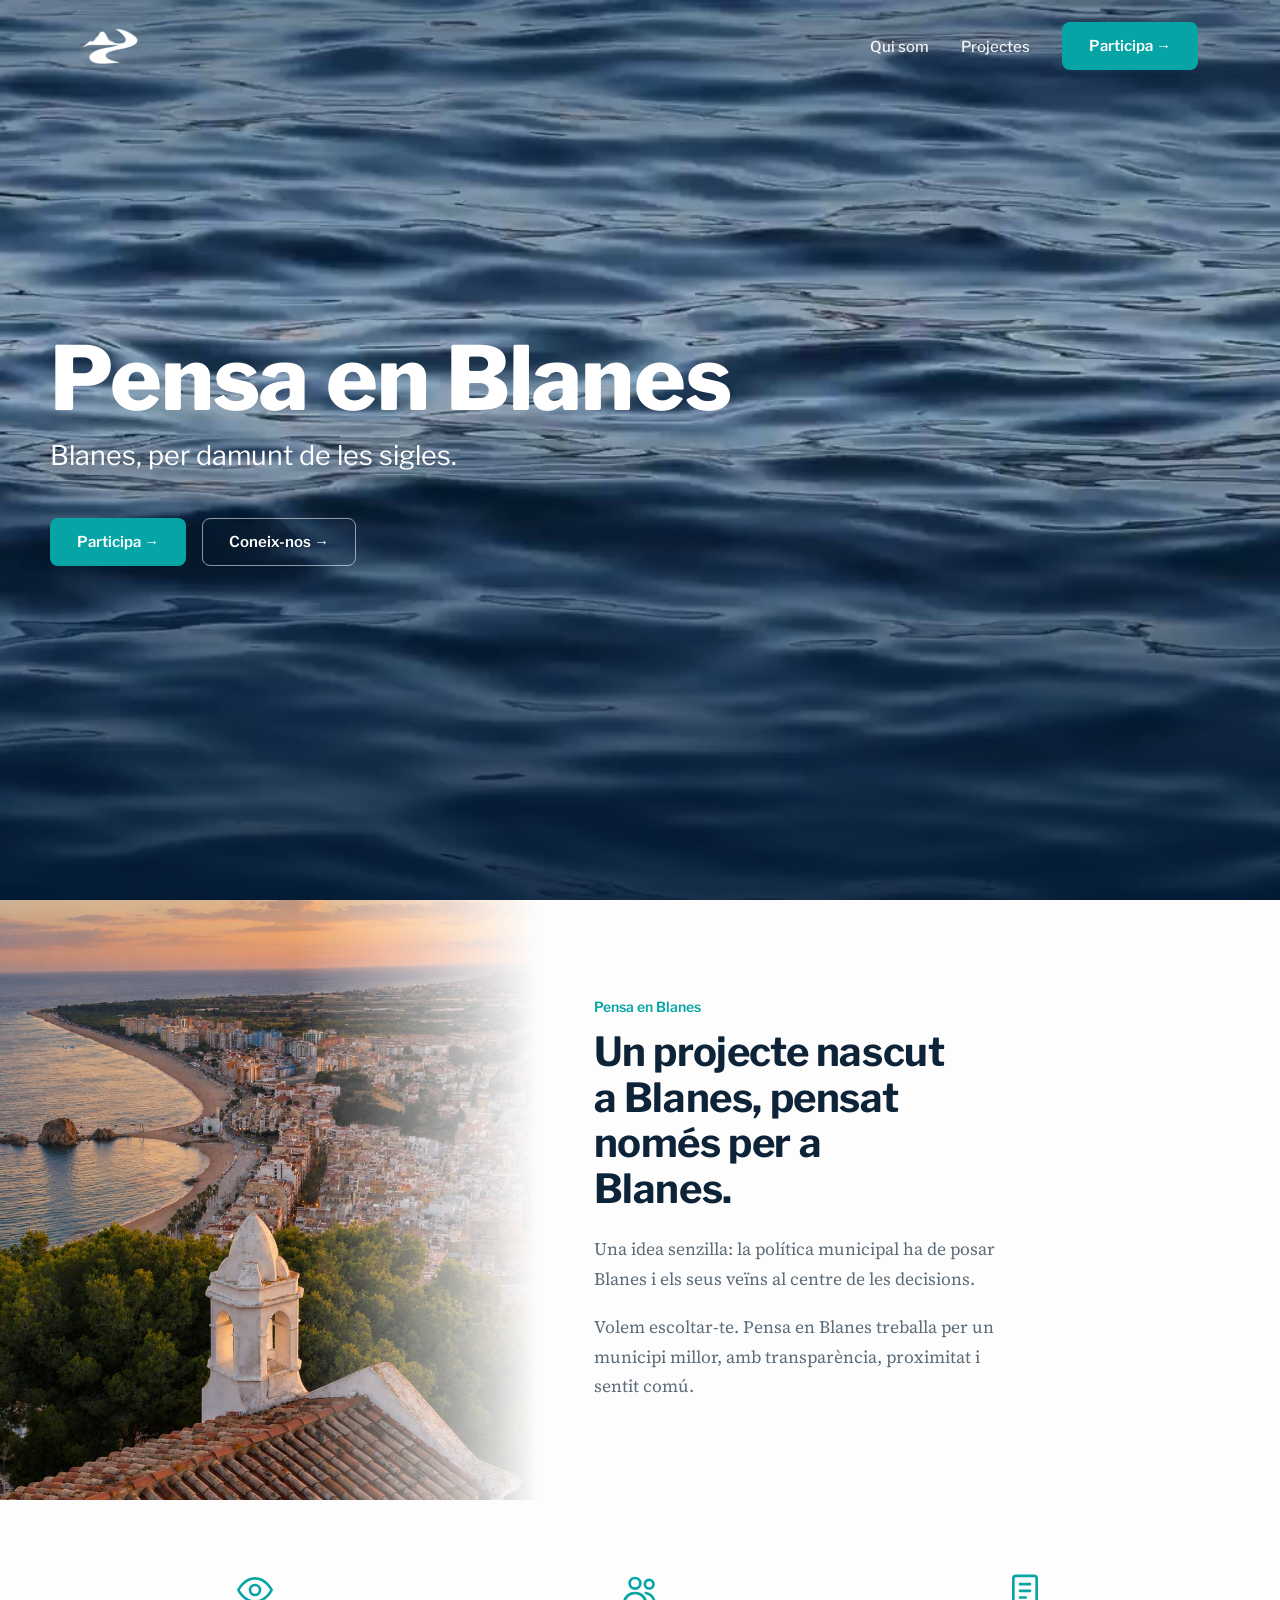
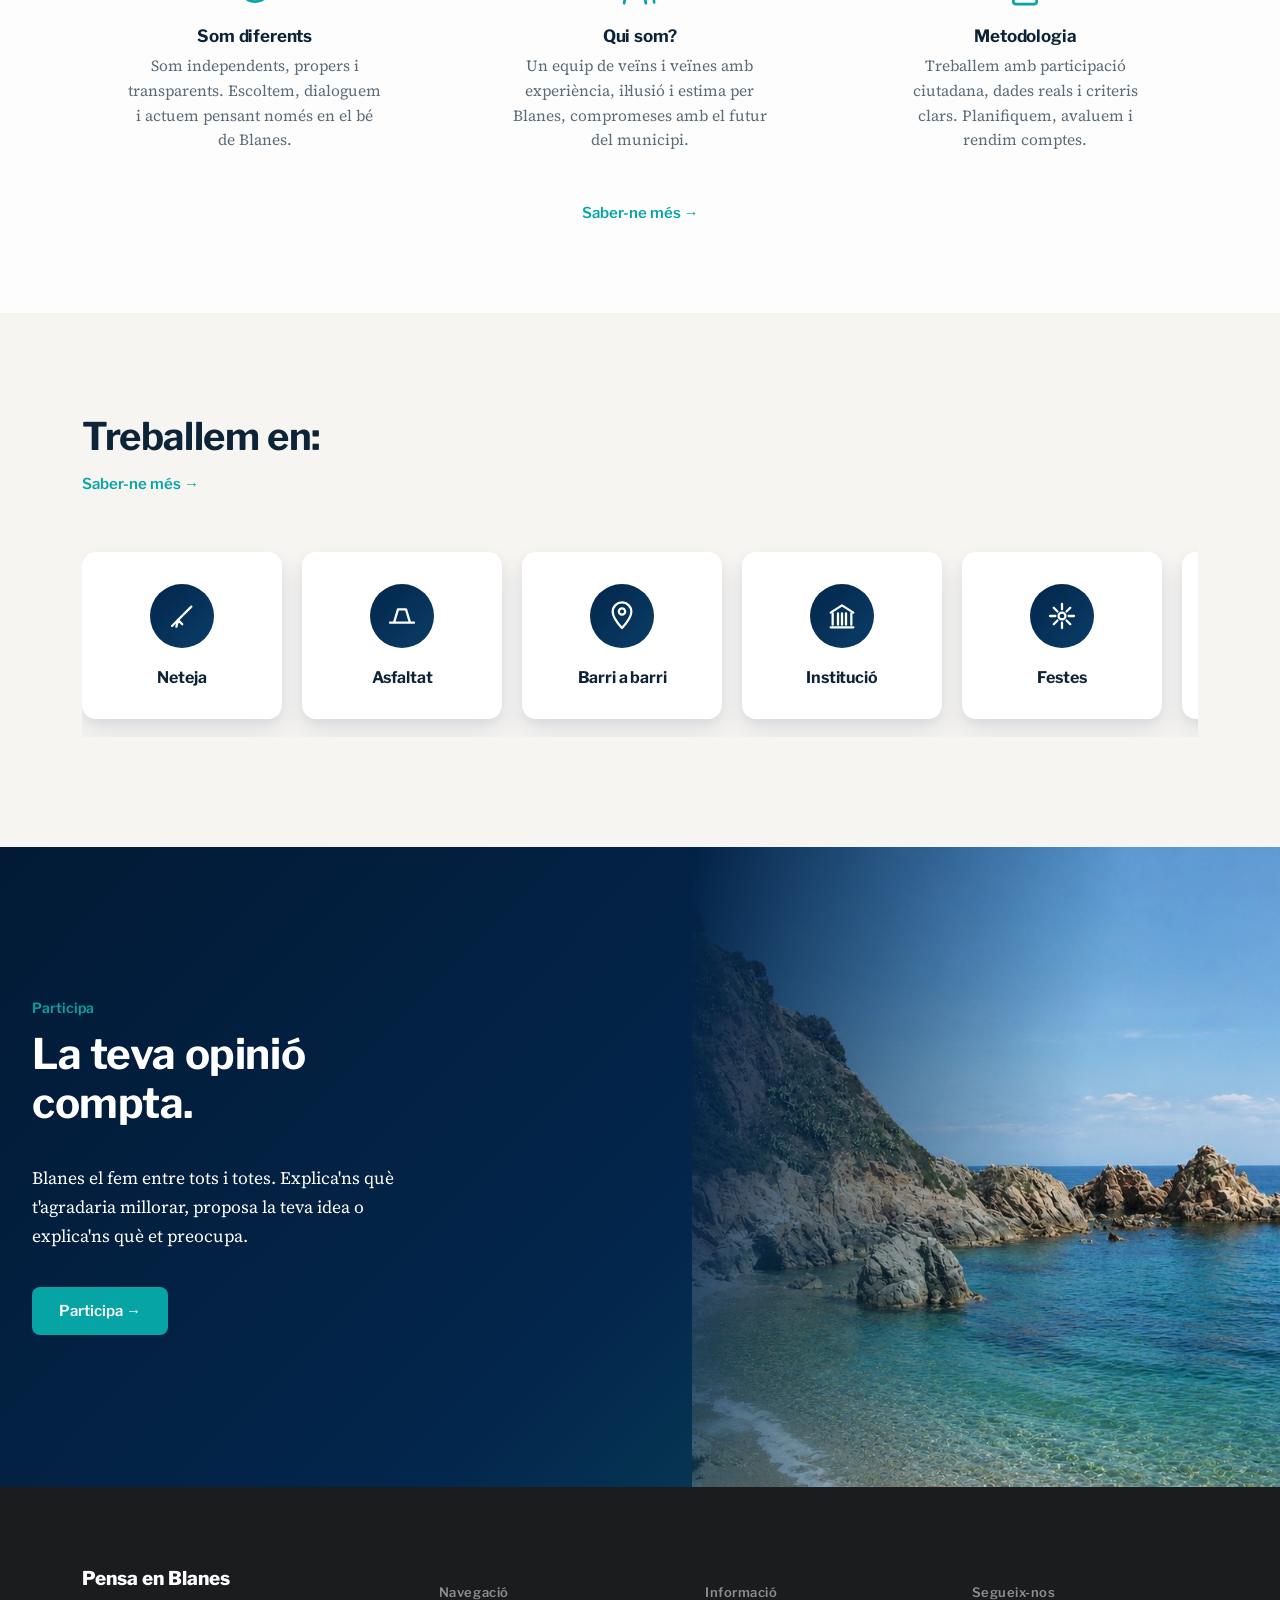
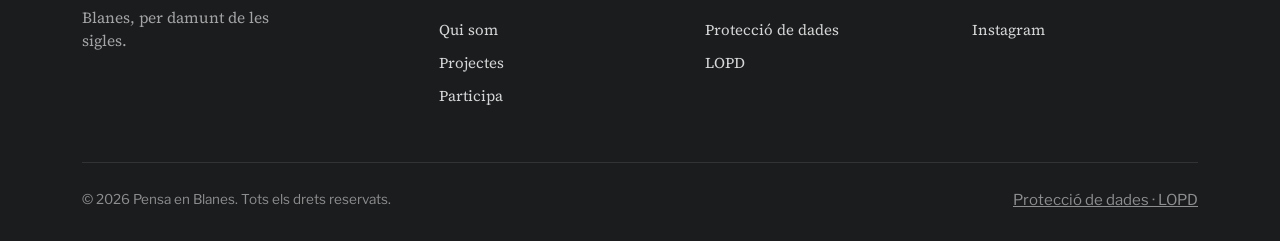
<file: index.html>
<!DOCTYPE html>
<html lang="ca">
<head>
<meta charset="UTF-8">
<meta name="viewport" content="width=device-width, initial-scale=1.0">
<title>Pensa en Blanes — Blanes, per damunt de les sigles</title>
<meta name="description" content="Pensa en Blanes és un projecte polític local nascut a Blanes, pensat només per a Blanes. Transparència, proximitat i sentit comú.">
<link rel="canonical" href="https://pensaenblanes.com/">

<!-- Favicons -->
<link rel="icon" href="assets/favicon.ico" sizes="any">
<link rel="icon" type="image/png" sizes="32x32" href="assets/favicon-32x32.png">
<link rel="icon" type="image/png" sizes="16x16" href="assets/favicon-16x16.png">
<link rel="apple-touch-icon" href="assets/apple-touch-icon.png">
<link rel="icon" type="image/png" sizes="192x192" href="assets/android-chrome-192x192.png">
<link rel="icon" type="image/png" sizes="512x512" href="assets/android-chrome-512x512.png">
<meta name="theme-color" content="#03264c">

<!-- Social sharing -->
<meta property="og:type" content="website">
<meta property="og:title" content="Pensa en Blanes — Blanes, per damunt de les sigles">
<meta property="og:description" content="Un projecte nascut a Blanes, pensat només per a Blanes.">
<meta property="og:image" content="https://pensaenblanes.com/assets/og-image.jpg">
<meta property="og:url" content="https://pensaenblanes.com/">
<meta name="twitter:card" content="summary_large_image">

<link rel="preconnect" href="https://fonts.googleapis.com">
<link rel="preconnect" href="https://fonts.gstatic.com" crossorigin>
<link href="https://fonts.googleapis.com/css2?family=Libre+Franklin:wght@400;500;600;700;800&family=Source+Serif+4:opsz,wght@8..60,400;8..60,500;8..60,600&display=swap" rel="stylesheet">
<link rel="stylesheet" href="style.css">
</head>
<body>

<header id="site-header">
  <div class="wrap">
    <a href="#" class="logo-link" aria-label="Pensa en Blanes — inici">
      <div class="logo-mark" role="img" aria-label="Pensa en Blanes"></div>
    </a>
    <div class="header-right">
      <nav aria-label="Navegació principal" id="mainNav">
        <ul>
          <li><a href="#quisom">Qui som</a></li>
          <li><a href="#treballem">Projectes</a></li>
          <li class="nav-participa-mobile"><a href="#participa" class="btn btn-primary btn-sm">Participa →</a></li>
        </ul>
      </nav>
      <a href="#participa" class="btn btn-primary btn-sm header-participa-desktop">Participa →</a>
    </div>
    <button class="nav-toggle" id="navToggle" aria-label="Obrir menú" aria-expanded="false" aria-controls="mainNav"><span></span></button>
  </div>
</header>

<section class="hero">
  <div class="hero-media">
    <video autoplay muted loop playsinline poster="assets/hero-poster.jpg">
      <source src="assets/hero.mp4" type="video/mp4">
    </video>
  </div>
  <div class="wrap hero-inner">
    <h1 class="hero-title">Pensa en Blanes</h1>
    <p class="hero-subtitle">Blanes, per damunt de les sigles.</p>
    <div class="hero-actions">
      <a href="#participa" class="btn btn-primary">Participa →</a>
      <a href="#quisom" class="btn btn-outline">Coneix-nos →</a>
    </div>
  </div>
</section>

<section class="quisom" id="quisom">
  <div class="quisom-row">
    <div class="quisom-image">
      <img src="assets/imatge-2.jpg" alt="Vista aèria de Blanes a la posta de sol" loading="lazy">
    </div>
    <div class="quisom-text-wrap">
      <div class="quisom-text">
        <div class="kicker">Pensa en Blanes</div>
        <h2>Un projecte nascut a Blanes, pensat només per a Blanes.</h2>
        <p class="body-text">Una idea senzilla: la política municipal ha de posar Blanes i els seus veïns al centre de les decisions.</p>
        <p class="body-text">Volem escoltar-te. Pensa en Blanes treballa per un municipi millor, amb transparència, proximitat i sentit comú.</p>
      </div>
    </div>
  </div>

  <div class="wrap">
    <div class="feature-row">
      <div class="feature-item">
        <div class="feature-icon"><svg viewBox="0 0 24 24"><path d="M2 12s3.5-7 10-7 10 7 10 7-3.5 7-10 7-10-7-10-7z" stroke-linecap="round" stroke-linejoin="round"/><circle cx="12" cy="12" r="3"/></svg></div>
        <h3>Som diferents</h3>
        <p>Som independents, propers i transparents. Escoltem, dialoguem i actuem pensant només en el bé de Blanes.</p>
      </div>
      <div class="feature-item">
        <div class="feature-icon"><svg viewBox="0 0 24 24"><circle cx="9" cy="8" r="3.2"/><path d="M2.5 20c0-3.6 2.9-6.2 6.5-6.2s6.5 2.6 6.5 6.2" stroke-linecap="round" stroke-linejoin="round"/><circle cx="17.5" cy="8.5" r="2.6"/><path d="M15.5 13.8c2.9.4 5 2.7 5 5.7" stroke-linecap="round"/></svg></div>
        <h3>Qui som?</h3>
        <p>Un equip de veïns i veïnes amb experiència, il·lusió i estima per Blanes, compromeses amb el futur del municipi.</p>
      </div>
      <div class="feature-item">
        <div class="feature-icon"><svg viewBox="0 0 24 24"><rect x="5" y="3.5" width="14" height="17" rx="1.6"/><path d="M9 8.5h6M9 12.5h6M9 16.5h3.5" stroke-linecap="round"/></svg></div>
        <h3>Metodologia</h3>
        <p>Treballem amb participació ciutadana, dades reals i criteris clars. Planifiquem, avaluem i rendim comptes.</p>
      </div>
    </div>
    <div class="quisom-more">
      <a href="#" class="link-more" onclick="event.preventDefault();">Saber-ne més →</a>
    </div>
  </div>
</section>

<section class="treballem" id="treballem">
  <div class="wrap">
    <div class="treballem-head">
      <h2>Treballem en:</h2>
      <a href="#" class="link-more" onclick="event.preventDefault();">Saber-ne més →</a>
    </div>
    <div class="scroller" role="list">
      <article class="work-card" role="listitem">
        <div class="work-icon"><svg viewBox="0 0 24 24" fill="none" stroke-width="1.8"><path d="M19 5L9 15" stroke-linecap="round"/><path d="M9 15l-4.5 4.5M9 15l-1.2 5M9 15l3.2 3.2" stroke-linecap="round" stroke-linejoin="round"/></svg></div>
        <h3>Neteja</h3>
      </article>
      <article class="work-card" role="listitem">
        <div class="work-icon"><svg viewBox="0 0 24 24" fill="none" stroke-width="1.8"><path d="M3 17h18M6 17l3-10h6l3 10" stroke-linecap="round" stroke-linejoin="round"/></svg></div>
        <h3>Asfaltat</h3>
      </article>
      <article class="work-card" role="listitem">
        <div class="work-icon"><svg viewBox="0 0 24 24" fill="none" stroke-width="1.8"><path d="M12 21s7-7.6 7-12.2A7 7 0 105 8.8C5 13.4 12 21 12 21z" stroke-linejoin="round"/><circle cx="12" cy="8.6" r="2.4"/></svg></div>
        <h3>Barri a barri</h3>
      </article>
      <article class="work-card" role="listitem">
        <div class="work-icon"><svg viewBox="0 0 24 24" fill="none" stroke-width="1.8"><path d="M3.5 9.5L12 4l8.5 5.5" stroke-linecap="round" stroke-linejoin="round"/><path d="M5 10v8.5M9 10v8.5M12 10v8.5M15 10v8.5M19 10v8.5" stroke-linecap="round"/><path d="M3.5 20.5h17" stroke-linecap="round"/></svg></div>
        <h3>Institució</h3>
      </article>
      <article class="work-card" role="listitem">
        <div class="work-icon"><svg viewBox="0 0 24 24" fill="none" stroke-width="1.8"><path d="M12 3v4M12 17v4M3 12h4M17 12h4M5.8 5.8l2.8 2.8M15.4 15.4l2.8 2.8M18.2 5.8l-2.8 2.8M8.6 15.4l-2.8 2.8" stroke-linecap="round"/><circle cx="12" cy="12" r="2.6"/></svg></div>
        <h3>Festes</h3>
      </article>
      <article class="work-card" role="listitem">
        <div class="work-icon"><svg viewBox="0 0 24 24" fill="none" stroke-width="1.8"><path d="M12 6.8c-2-1.3-4.6-1.6-7.2-1.1v12.8c2.6-.5 5.2-.2 7.2 1.1 2-1.3 4.6-1.6 7.2-1.1V5.7c-2.6-.5-5.2-.2-7.2 1.1z" stroke-linejoin="round"/><path d="M12 6.8v12.8" /></svg></div>
        <h3>Cultura</h3>
      </article>
      <article class="work-card" role="listitem">
        <div class="work-icon"><svg viewBox="0 0 24 24" fill="none" stroke-width="1.8"><rect x="4" y="5" width="16" height="15" rx="1.5"/><path d="M4 10h16M8 3v4M16 3v4" stroke-linecap="round"/></svg></div>
        <h3>Esdeveniments</h3>
      </article>
    </div>
  </div>
</section>

<section class="participa" id="participa">
  <div class="participa-grid">
    <div class="participa-content">
      <div class="kicker" style="color:var(--turquoise);">Participa</div>
      <h2>La teva opinió compta.</h2>
      <p class="lead-p">Blanes el fem entre tots i totes. Explica'ns què t'agradaria millorar, proposa la teva idea o explica'ns què et preocupa.</p>
      <button class="btn btn-primary" id="formToggle" type="button" aria-expanded="false" aria-controls="formPanel">
        Participa →
      </button>
    </div>
    <div class="participa-visual">
      <div class="participa-image">
        <img src="assets/imatge-1.jpg" alt="Cala de Blanes" loading="lazy">
      </div>
      <div class="form-panel" id="formPanel">
        <button class="form-close" id="formClose" type="button">
          <svg viewBox="0 0 24 24" fill="none" stroke-width="2"><path d="M5 5l14 14M19 5L5 19" stroke-linecap="round"/></svg>
          Tancar
        </button>
        <div class="form-fields" id="formFields">
          <form id="participaForm" action="https://api.web3forms.com/submit" method="POST" novalidate>
            <input type="hidden" name="access_key" value="8390d387-8014-4253-af77-df6faedd3802">
            <input type="hidden" name="subject" value="Nova proposta — Pensa en Blanes">
            <input type="hidden" name="from_name" value="Web Pensa en Blanes">
            <input type="checkbox" name="botcheck" class="hp-field" tabindex="-1" autocomplete="off">

            <div class="form-row">
              <div>
                <label for="fname">Nom</label>
                <input id="fname" name="name" type="text" placeholder="El teu nom" required>
              </div>
              <div>
                <label for="femail">Correu</label>
                <input id="femail" name="email" type="email" placeholder="tu@exemple.cat" required>
              </div>
            </div>
            <div>
              <label for="fmsg">La teva proposta</label>
              <textarea id="fmsg" name="message" placeholder="Explica'ns la teva idea..." required></textarea>
            </div>
            <button type="submit" class="btn btn-primary">Enviar →</button>
            <p class="form-status" id="formStatus" role="status" aria-live="polite"></p>
          </form>
        </div>
      </div>
    </div>
  </div>
</section>

<footer>
  <div class="wrap">
    <div class="footer-grid">
      <div>
        <div class="logo-mark-text">Pensa en Blanes</div>
        <p class="tag">Blanes, per damunt de les sigles.</p>
      </div>
      <div>
        <h4>Navegació</h4>
        <ul>
          <li><a href="#quisom">Qui som</a></li>
          <li><a href="#treballem">Projectes</a></li>
          <li><a href="#participa">Participa</a></li>
        </ul>
      </div>
      <div>
        <h4>Informació</h4>
        <ul>
          <li><a href="privacitat.html">Protecció de dades</a></li>
          <li><a href="privacitat.html">LOPD</a></li>
        </ul>
      </div>
      <div>
        <h4>Segueix-nos</h4>
        <ul>
          <li><a href="#">Instagram</a></li>
        </ul>
      </div>
    </div>
    <div class="footer-bottom">
      <span>© 2026 Pensa en Blanes. Tots els drets reservats.</span>
      <span><a href="privacitat.html">Protecció de dades · LOPD</a></span>
    </div>
  </div>
</footer>

<script src="script.js"></script>
</body>
</html>
</file>
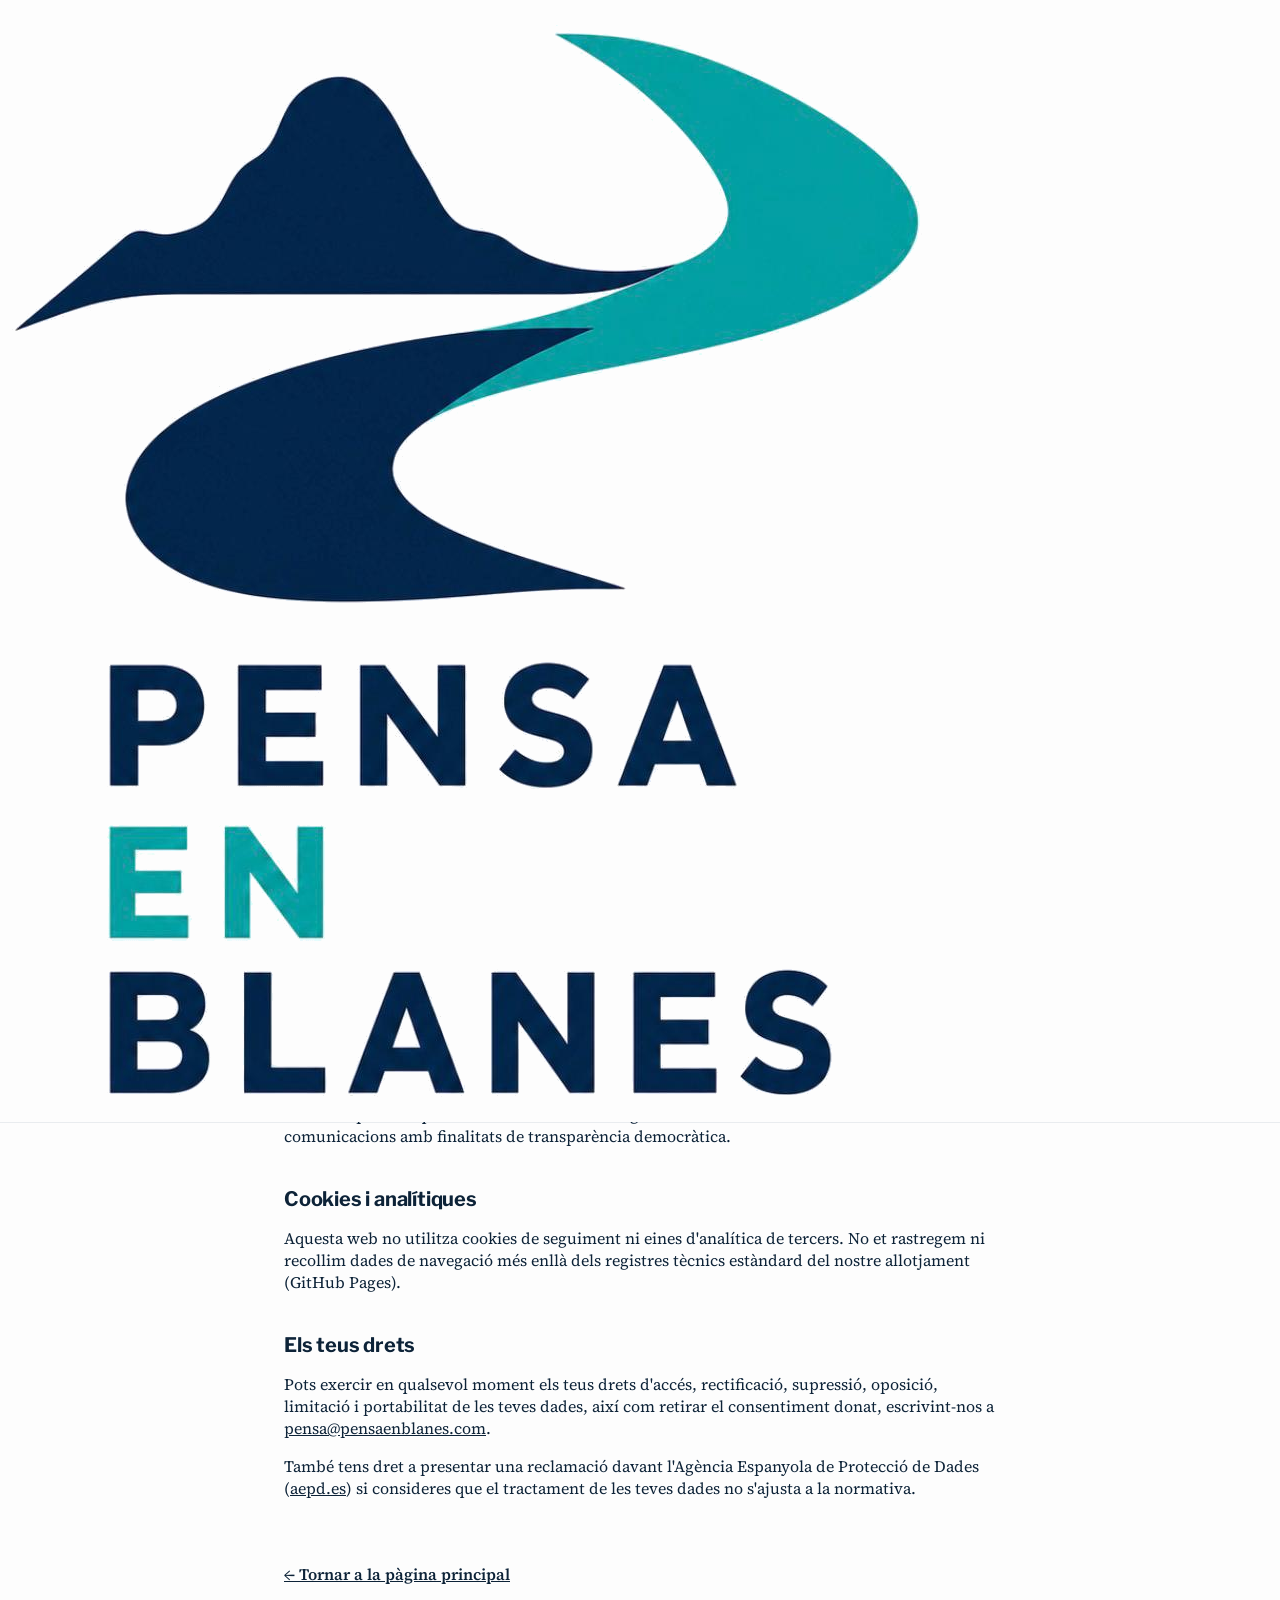
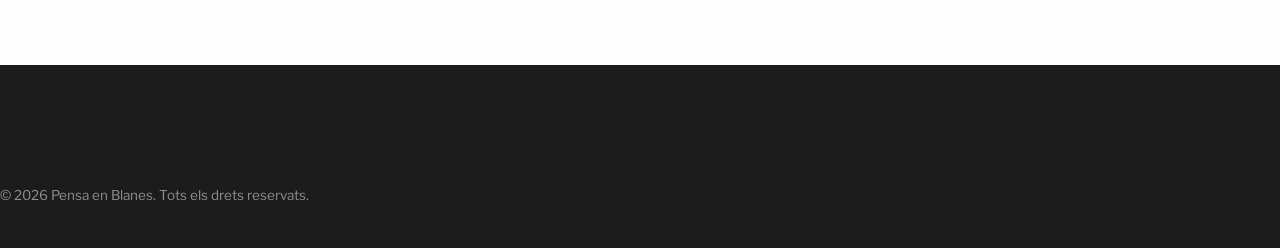
<file: privacitat.html>
<!DOCTYPE html>
<html lang="ca">
<head>
<meta charset="UTF-8">
<meta name="viewport" content="width=device-width, initial-scale=1.0">
<title>Protecció de dades i LOPD — Pensa en Blanes</title>
<meta name="description" content="Política de privacitat i protecció de dades de Pensa en Blanes.">
<link rel="icon" type="image/x-icon" href="/assets/favicon.ico">
<link rel="preconnect" href="https://fonts.googleapis.com">
<link rel="preconnect" href="https://fonts.gstatic.com" crossorigin>
<link href="https://fonts.googleapis.com/css2?family=Libre+Franklin:wght@500;600;700;800&family=Source+Serif+4:opsz,wght@8..60,400;8..60,500;8..60,600&display=swap" rel="stylesheet">
<link rel="stylesheet" href="style.css">
<style>
  .legal-wrap { max-width: 760px; margin: 0 auto; padding: 9rem 1.5rem 5rem; }
  .legal-wrap h1 { font-size: 2rem; margin-bottom: 0.5rem; }
  .legal-wrap h2 { font-size: 1.25rem; margin-top: 2.5rem; margin-bottom: 0.75rem; }
  .legal-wrap p, .legal-wrap li { color: var(--ink); }
  .legal-wrap ul { padding-left: 1.25rem; }
  .legal-updated { color: var(--turquoise); font-family: var(--font-display); font-weight: 600; font-size: 0.9rem; margin-bottom: 2rem; }
  .back-link { display: inline-block; margin-top: 3rem; font-family: var(--font-display); font-weight: 600; color: var(--marine); }
</style>
</head>
<body>

<header class="site-header scrolled">
  <div class="header-inner">
    <a href="index.html" class="brand">
      <img src="assets/logo.png" alt="Pensa en Blanes" class="brand-logo">
    </a>
  </div>
</header>

<main class="legal-wrap">
  <h1>Protecció de dades i LOPD</h1>
  <p class="legal-updated">Darrera actualització: 2026</p>

  <p>Aquesta pàgina explica, de forma clara, quines dades recollim a través d'aquesta web, per a què les fem servir i quins drets tens sobre elles.</p>

  <h2>Qui tracta les teves dades</h2>
  <p>Pensa en Blanes és el responsable del tractament de les dades que ens facilites a través del formulari de contacte d'aquesta web.</p>

  <h2>Quines dades recollim</h2>
  <p>Únicament les dades que ens facilites voluntàriament a través del formulari de la secció "Participa": nom i cognoms, adreça de correu electrònic i el contingut del missatge que ens escrius.</p>

  <h2>Amb quina finalitat</h2>
  <p>Fem servir aquestes dades exclusivament per respondre't i gestionar la teva consulta, proposta o suggeriment. No les fem servir amb cap altra finalitat, ni les cedim a tercers amb finalitats comercials.</p>

  <h2>Base legal</h2>
  <p>El tractament es basa en el teu consentiment, que ens dones en el moment d'omplir i enviar el formulari.</p>

  <h2>Amb qui compartim les dades</h2>
  <p>El formulari d'aquesta web utilitza el servei extern <strong>Web3Forms</strong> per processar i enviar-nos el missatge per correu electrònic, i el nostre correu professional funciona amb el servei <strong>Brevo</strong>. Ambdós proveïdors actuen com a encarregats del tractament i compleixen amb la normativa de protecció de dades europea (RGPD).</p>

  <h2>Quant de temps conservem les dades</h2>
  <p>Conservem els missatges rebuts el temps necessari per atendre la teva consulta i, com a màxim, durant el període que estableix la normativa vigent en matèria de conservació de comunicacions amb finalitats de transparència democràtica.</p>

  <h2>Cookies i analítiques</h2>
  <p>Aquesta web no utilitza cookies de seguiment ni eines d'analítica de tercers. No et rastregem ni recollim dades de navegació més enllà dels registres tècnics estàndard del nostre allotjament (GitHub Pages).</p>

  <h2>Els teus drets</h2>
  <p>Pots exercir en qualsevol moment els teus drets d'accés, rectificació, supressió, oposició, limitació i portabilitat de les teves dades, així com retirar el consentiment donat, escrivint-nos a <a href="mailto:pensa@pensaenblanes.com">pensa@pensaenblanes.com</a>.</p>
  <p>També tens dret a presentar una reclamació davant l'Agència Espanyola de Protecció de Dades (<a href="https://www.aepd.es" target="_blank" rel="noopener">aepd.es</a>) si consideres que el tractament de les teves dades no s'ajusta a la normativa.</p>

  <a class="back-link" href="index.html">← Tornar a la pàgina principal</a>
</main>

<footer class="site-footer">
  <div class="container footer-bottom">
    <p>© <span id="year">2026</span> Pensa en Blanes. Tots els drets reservats.</p>
  </div>
</footer>

<script>document.getElementById('year').textContent = new Date().getFullYear();</script>
</body>
</html>
</file>
<file: style.css>
/* Pensa en Blanes — style.css */

:root{
  --navy: #03264c;
  --navy-deep: #021a35;
  --turquoise: #06a4a5;
  --off-white: #fdfdfd;
  --section-alt: #f6f5f2;
  --muted: #5b6b78;
  --ink: #0d2338;
  --card-bg: #ffffff;
  --border-soft: rgba(3,38,76,0.08);
  --footer-bg: #1b1c1e;
  --focus: #06a4a5;
}

*{box-sizing:border-box;}
html{scroll-behavior:smooth;}
body{
  margin:0;
  background:var(--off-white);
  color:var(--ink);
  font-family:'Source Serif 4', serif;
  font-optical-sizing:auto;
  -webkit-font-smoothing:antialiased;
}
h1,h2,h3,.display{
  font-family:'Libre Franklin', sans-serif;
  color:var(--ink);
  margin:0;
  letter-spacing:-0.01em;
}
a{color:inherit;}
img{max-width:100%;display:block;}
.wrap{max-width:1180px;margin:0 auto;padding:0 32px;}
:focus-visible{outline:3px solid var(--focus); outline-offset:3px;}

/* ---------- HEADER ---------- */
header{
  position:fixed; top:0; left:0; right:0; z-index:50;
  padding:22px 0;
  transition:background 0.35s ease, box-shadow 0.35s ease, padding 0.35s ease;
}
header .wrap{display:flex; align-items:center; justify-content:space-between;}
header.scrolled{
  background:var(--off-white);
  box-shadow:0 1px 0 var(--border-soft);
  padding:13px 0;
}
.logo-link{display:flex; align-items:center; gap:11px; text-decoration:none;}
/* Logo crop: logo.png contains the icon mark stacked above the wordmark.
   We show only the top icon portion by fixing a small box and scaling the
   full image so the icon fills it, cropping the wordmark out of view. */
.logo-mark{
  width:56px; height:36px;
  background-image:url('assets/logo.png');
  background-repeat:no-repeat;
  background-position:top center;
  background-size:auto 66px;
  filter:brightness(0) invert(1);
  transition:filter 0.35s ease;
}
header.scrolled .logo-mark{filter:none;}
.header-right{display:flex; align-items:center; gap:32px;}
.btn-sm{padding:10px 20px; font-size:14px;}
nav ul{display:flex; gap:32px; list-style:none; margin:0; padding:0;}
nav a{
  color:#fff;
  text-decoration:none;
  font-family:'Libre Franklin', sans-serif;
  font-size:15px;
  font-weight:500;
  transition:color 0.35s ease, opacity 0.2s ease, text-shadow 0.15s ease;
  opacity:0.92;
}
nav a:hover{opacity:1; color:var(--turquoise); text-shadow:0.3px 0 0 currentColor, -0.3px 0 0 currentColor;}
header.scrolled nav a{color:var(--ink);}
header.scrolled nav a:hover{color:var(--turquoise);}
.nav-participa-mobile{display:none;}
.nav-toggle{display:none;}

/* ---------- HERO ---------- */
.hero{
  position:relative;
  min-height:100vh;
  display:flex;
  align-items:center;
  color:#fff;
  overflow:hidden;
  background:linear-gradient(120deg, #0a3d66 0%, #03264c 55%, #021a35 100%);
}
.hero-media{position:absolute; inset:0; z-index:0;}
.hero-media video{width:100%; height:100%; object-fit:cover;}
.hero::before{
  content:"";
  position:absolute; inset:0; z-index:1;
  background:linear-gradient(180deg, rgba(2,26,53,0.50) 0%, rgba(2,26,53,0.28) 42%, rgba(2,26,53,0.88) 100%);
}
.hero-inner{
  position:relative;
  z-index:2;
  padding:90px 0;
  width:100%;
}
.hero-title{
  font-size:clamp(42px, 7vw, 88px);
  font-weight:800;
  color:#fff;
  line-height:1.02;
}
.hero-subtitle{
  font-family:'Libre Franklin', sans-serif;
  font-weight:400;
  font-size:clamp(19px, 2.4vw, 27px);
  color:#fff;
  margin-top:16px;
  max-width:22ch;
}
.hero-actions{
  display:flex;
  gap:16px;
  margin-top:46px;
  flex-wrap:wrap;
}
.btn{
  font-family:'Libre Franklin', sans-serif;
  font-weight:600;
  font-size:15px;
  padding:14px 26px;
  border-radius:8px;
  text-decoration:none;
  display:inline-flex;
  align-items:center;
  gap:8px;
  transition:transform 0.18s ease, background 0.18s ease, box-shadow 0.18s ease;
  border:1.5px solid transparent;
  cursor:pointer;
}
.btn:hover{transform:translateY(-1px);}
.btn-primary{background:var(--turquoise); color:#fff;}
.btn-primary:hover{background:#08b8b9;}
.btn-outline{border-color:rgba(255,255,255,0.55); color:#fff; background:transparent;}
.btn-outline:hover{background:rgba(255,255,255,0.10); border-color:#fff;}

@media (prefers-reduced-motion: reduce){
  .hero-media{display:none;}
}

/* ---------- QUI SOM ---------- */
.quisom{
  padding-top:0;
  padding-bottom:90px;
  background:var(--off-white);
}
.quisom-row{
  display:grid;
  grid-template-columns: minmax(300px, 42%) 1fr;
  align-items:stretch;
}
.quisom-image{
  position:relative;
  min-height:600px;
  overflow:hidden;
}
.quisom-image img{
  width:100%; height:100%;
  object-fit:cover;
  display:block;
}
.quisom-image::after{
  content:"";
  position:absolute; inset:0;
  background:linear-gradient(90deg, transparent 55%, var(--off-white) 100%);
  pointer-events:none;
}
.quisom-text-wrap{
  display:flex;
  align-items:center;
  padding:56px 64px 56px 56px;
}
.quisom-text{max-width:560px;}
.kicker{
  font-family:'Libre Franklin', sans-serif;
  font-weight:600;
  font-size:14px;
  color:var(--turquoise);
  margin-bottom:14px;
}
.quisom-text h2{
  font-size:clamp(28px,3.2vw,40px);
  font-weight:700;
  line-height:1.14;
  margin-bottom:24px;
  max-width:13ch;
}
.body-text{
  font-size:17.5px;
  line-height:1.7;
  color:var(--muted);
  max-width:46ch;
  margin:0 0 18px;
  font-weight:400;
}
.body-text:last-child{margin-bottom:0;}

.feature-row{
  margin-top:70px;
  display:grid;
  grid-template-columns:repeat(3, 1fr);
  gap:40px;
}
.feature-item{
  text-align:center;
  display:flex;
  flex-direction:column;
  align-items:center;
}
.feature-icon{
  width:40px; height:40px;
  margin-bottom:16px;
  color:var(--turquoise);
}
.feature-icon svg{width:100%; height:100%; stroke:currentColor; fill:none; stroke-width:1.6;}
.feature-item h3{
  font-size:17px;
  font-weight:700;
  margin-bottom:8px;
}
.feature-item p{
  font-size:15.5px;
  line-height:1.6;
  color:var(--muted);
  margin:0;
  max-width:32ch;
}

/* ---------- TREBALLEM ---------- */
.treballem{
  background:var(--section-alt);
  padding:100px 0 110px;
}
.treballem-head{
  margin-bottom:52px;
}
.treballem h2{
  font-size:clamp(28px,3vw,38px);
  font-weight:700;
}
.scroller{
  display:flex;
  gap:20px;
  overflow-x:auto;
  padding:6px 6px 18px;
  scroll-snap-type:x proximity;
  -webkit-overflow-scrolling:touch;
}
.scroller::-webkit-scrollbar{height:6px;}
.scroller::-webkit-scrollbar-thumb{background:var(--border-soft); border-radius:3px;}
.work-card{
  scroll-snap-align:start;
  flex:0 0 200px;
  background:var(--card-bg);
  border-radius:14px;
  padding:32px 20px;
  text-align:center;
  box-shadow:0 4px 10px rgba(3,38,76,0.05), 0 14px 28px rgba(3,38,76,0.09);
}
.work-icon{
  width:64px; height:64px;
  margin:0 auto 20px;
  border-radius:50%;
  background:linear-gradient(135deg, var(--navy) 0%, #0a3d66 100%);
  display:flex; align-items:center; justify-content:center;
}
.work-icon svg{width:32px; height:32px; stroke:#fff; stroke-width:1.7;}
.work-card h3{
  font-size:16px;
  font-weight:700;
  margin:0;
}

/* ---------- PARTICIPA ---------- */
.participa{
  background:linear-gradient(135deg, var(--navy-deep) 0%, var(--navy) 55%, #0b5560 100%);
  color:#fff;
  position:relative;
  overflow:hidden;
}
.participa-grid{
  display:grid;
  grid-template-columns: minmax(0,1fr) minmax(0,0.85fr);
  min-height:640px;
}
.participa-content{
  padding:110px 64px 110px 0;
  margin-left:max(32px, calc((100% - 1116px) / 2));
  display:flex;
  flex-direction:column;
  justify-content:center;
  max-width:560px;
  position:relative;
  z-index:2;
}
@media (min-width:1180px){
  .participa-content{padding-left:0;}
}
.participa h2{
  font-size:clamp(30px,3.4vw,42px);
  font-weight:700;
  color:#fff;
  line-height:1.15;
  margin-bottom:20px;
  max-width:11ch;
}
.participa p.lead-p{
  font-size:17.5px;
  line-height:1.65;
  color:#fff;
  max-width:44ch;
  margin-bottom:36px;
}
#formToggle{align-self:flex-start;}

/* The visual column: the photo sits underneath, the form overlays on top of it
   (never pushes the layout taller). No solid fallback color is placed behind
   the photo — its own fade is a true transparency, so whatever shows through
   is the section's real background gradient, guaranteed to match at any size. */
.participa-visual{
  position:relative;
  overflow:hidden;
}
.participa-image{
  position:absolute; inset:0;
}
.participa-image img{
  width:100%; height:100%;
  object-fit:cover;
  display:block;
  -webkit-mask-image:linear-gradient(100deg, transparent 0%, black 62%);
  mask-image:linear-gradient(100deg, transparent 0%, black 62%);
}

.form-panel{
  position:absolute; inset:0;
  z-index:5;
  background:rgba(2,10,22,0.46);
  backdrop-filter:blur(10px) saturate(120%);
  padding:44px;
  display:flex;
  flex-direction:column;
  justify-content:center;
  clip-path:inset(0 100% 0 0);
  transition:clip-path 0.45s ease;
}
.form-panel.open{clip-path:inset(0 0 0 0);}
.form-close{
  position:absolute; top:20px; right:20px;
  background:none; border:none; color:rgba(255,255,255,0.7);
  font-family:'Libre Franklin', sans-serif;
  font-size:14px;
  cursor:pointer;
  display:inline-flex; align-items:center; gap:6px;
  transition:color 0.15s ease;
}
.form-close:hover{color:#fff;}
.form-close svg{width:14px; height:14px; stroke:currentColor;}
.form-fields{
  display:flex;
  flex-direction:column;
  gap:16px;
}
.form-row{display:grid; grid-template-columns:1fr 1fr; gap:16px;}
label{
  display:block;
  font-family:'Libre Franklin', sans-serif;
  font-size:13px;
  color:#fff;
  margin-bottom:7px;
}
input, textarea{
  width:100%;
  background:rgba(255,255,255,0.09);
  border:1px solid rgba(255,255,255,0.24);
  border-radius:8px;
  padding:12px 14px;
  color:#fff;
  font-family:'Source Serif 4', serif;
  font-size:15px;
  resize:none;
}
textarea{height:96px; field-sizing:content; min-height:96px; max-height:220px;}
input::placeholder, textarea::placeholder{color:rgba(255,255,255,0.45);}
input:focus, textarea:focus{border-color:var(--turquoise); background:rgba(255,255,255,0.13);}
.form-panel .btn-primary{margin-top:6px; align-self:flex-start;}
.form-status{
  margin:14px 0 0;
  font-family:'Libre Franklin', sans-serif;
  font-size:14px;
  color:#fff;
  min-height:1.2em;
}
.form-status.is-error{color:#ffb4b4;}
.hp-field{position:absolute; left:-9999px; width:1px; height:1px; overflow:hidden;}

/* ---------- FOOTER ---------- */
footer{
  background:var(--footer-bg);
  color:rgba(255,255,255,0.85);
  padding:80px 0 32px;
}
.footer-grid{
  display:grid;
  grid-template-columns:1.4fr 1fr 1fr 1fr;
  gap:40px;
  padding-bottom:56px;
  border-bottom:1px solid rgba(255,255,255,0.10);
}
footer h4{
  font-family:'Libre Franklin', sans-serif;
  font-size:13px;
  font-weight:600;
  letter-spacing:0.04em;
  color:rgba(255,255,255,0.5);
  margin-bottom:18px;
}
footer .logo-mark-text{
  font-family:'Libre Franklin', sans-serif;
  font-weight:800;
  font-size:19px;
  color:#fff;
  margin-bottom:10px;
}
footer .tag{
  font-size:15.5px;
  color:rgba(255,255,255,0.6);
  max-width:26ch;
  line-height:1.5;
}
footer ul{list-style:none; margin:0; padding:0; display:flex; flex-direction:column; gap:11px;}
footer a{text-decoration:none; font-size:15px; color:rgba(255,255,255,0.82); transition:color 0.15s ease, text-shadow 0.15s ease;}
footer a:hover{color:var(--turquoise); text-shadow:0.3px 0 0 currentColor, -0.3px 0 0 currentColor;}

.link-more{
  display:inline-flex;
  align-items:center;
  gap:6px;
  margin-top:16px;
  color:var(--turquoise);
  text-decoration:none;
  font-family:'Libre Franklin', sans-serif;
  font-weight:600;
  font-size:15px;
  transition:text-shadow 0.15s ease;
}
.link-more:hover{text-shadow:0.3px 0 0 currentColor, -0.3px 0 0 currentColor;}
.quisom-more{text-align:center; margin-top:48px;}
.quisom-more .link-more{margin-top:0;}
.footer-bottom{
  padding-top:28px;
  display:flex;
  justify-content:space-between;
  flex-wrap:wrap;
  gap:12px;
  font-size:13.5px;
  color:rgba(255,255,255,0.5);
  font-family:'Libre Franklin', sans-serif;
}
.footer-bottom a{color:rgba(255,255,255,0.5); text-decoration:underline;}

/* ---------- mobile ---------- */
@media (max-width:880px){
  .header-participa-desktop{display:none;}
  .header-right{gap:16px;}
  nav{
    display:none;
    position:absolute; top:100%; left:0; right:0;
    background:var(--off-white);
    box-shadow:0 12px 24px rgba(3,38,76,0.14);
    padding:8px 28px 28px;
  }
  nav.open{display:block;}
  nav ul{flex-direction:column; align-items:flex-start; gap:6px;}
  nav li{width:100%;}
  nav a{color:var(--ink); display:block; padding:12px 0;}
  header.scrolled nav a{color:var(--ink);}
  .nav-participa-mobile{display:block; margin-top:10px;}
  .nav-participa-mobile a{
    display:inline-flex; padding:12px 22px; color:#fff;
  }
  .nav-toggle{
    display:inline-flex;
    background:none; border:none; color:#fff;
    width:28px; height:22px; position:relative; cursor:pointer;
  }
  header.scrolled .nav-toggle{color:var(--navy);}
  .nav-toggle span, .nav-toggle::before, .nav-toggle::after{
    content:""; position:absolute; left:0; right:0; height:2px; background:currentColor; transition:transform 0.25s ease, opacity 0.2s ease;
  }
  .nav-toggle::before{top:0;} .nav-toggle span{top:10px; position:absolute; left:0; right:0; height:2px; background:currentColor;} .nav-toggle::after{bottom:0;}
  .nav-toggle.is-active::before{transform:translateY(10px) rotate(45deg);}
  .nav-toggle.is-active::after{transform:translateY(-10px) rotate(-45deg);}
  .nav-toggle.is-active span{opacity:0;}

  .quisom-row{grid-template-columns:1fr;}
  .quisom-image{min-height:320px;}
  .quisom-image::after{background:linear-gradient(180deg, transparent 60%, var(--off-white) 100%);}
  .quisom-text-wrap{display:block; padding:40px 28px 0; text-align:center;}
  .quisom-text{width:100%; max-width:440px; margin:0 auto;}
  .quisom-text h2{max-width:100%; margin-left:auto; margin-right:auto;}
  .feature-row{grid-template-columns:1fr; gap:32px; padding:0 24px;}

  .participa-grid{grid-template-columns:1fr; min-height:0;}
  .participa-content{
    margin-left:0;
    padding:64px 28px 40px;
    max-width:100%;
    text-align:center;
    align-items:center;
  }
  .participa h2, .participa p.lead-p{margin-left:auto; margin-right:auto;}
  #formToggle{align-self:center;}
  .participa-visual{
    height:340px;
    transition:height 0.45s ease;
  }
  .participa-visual.open{height:660px;}
  .participa-image img{
    -webkit-mask-image:linear-gradient(180deg, transparent 0%, black 45%);
    mask-image:linear-gradient(180deg, transparent 0%, black 45%);
  }
  .form-panel{
    padding:32px 28px;
    clip-path:inset(0 0 100% 0);
  }
  .form-panel.open{clip-path:inset(0 0 0 0);}
  .form-row{grid-template-columns:1fr;}

  .footer-grid{grid-template-columns:1fr 1fr; gap:32px 24px;}
}
@media (max-width:560px){
  .wrap{padding:0 20px;}
  .hero-inner{padding-left:28px; padding-right:28px;}
  .footer-grid{grid-template-columns:1fr;}
  .form-panel{padding:24px;}
}

@media (prefers-reduced-motion: reduce){
  html{scroll-behavior:auto;}
  .scroller{scroll-behavior:auto;}
  *{animation:none !important; transition:none !important;}
}
</file>
